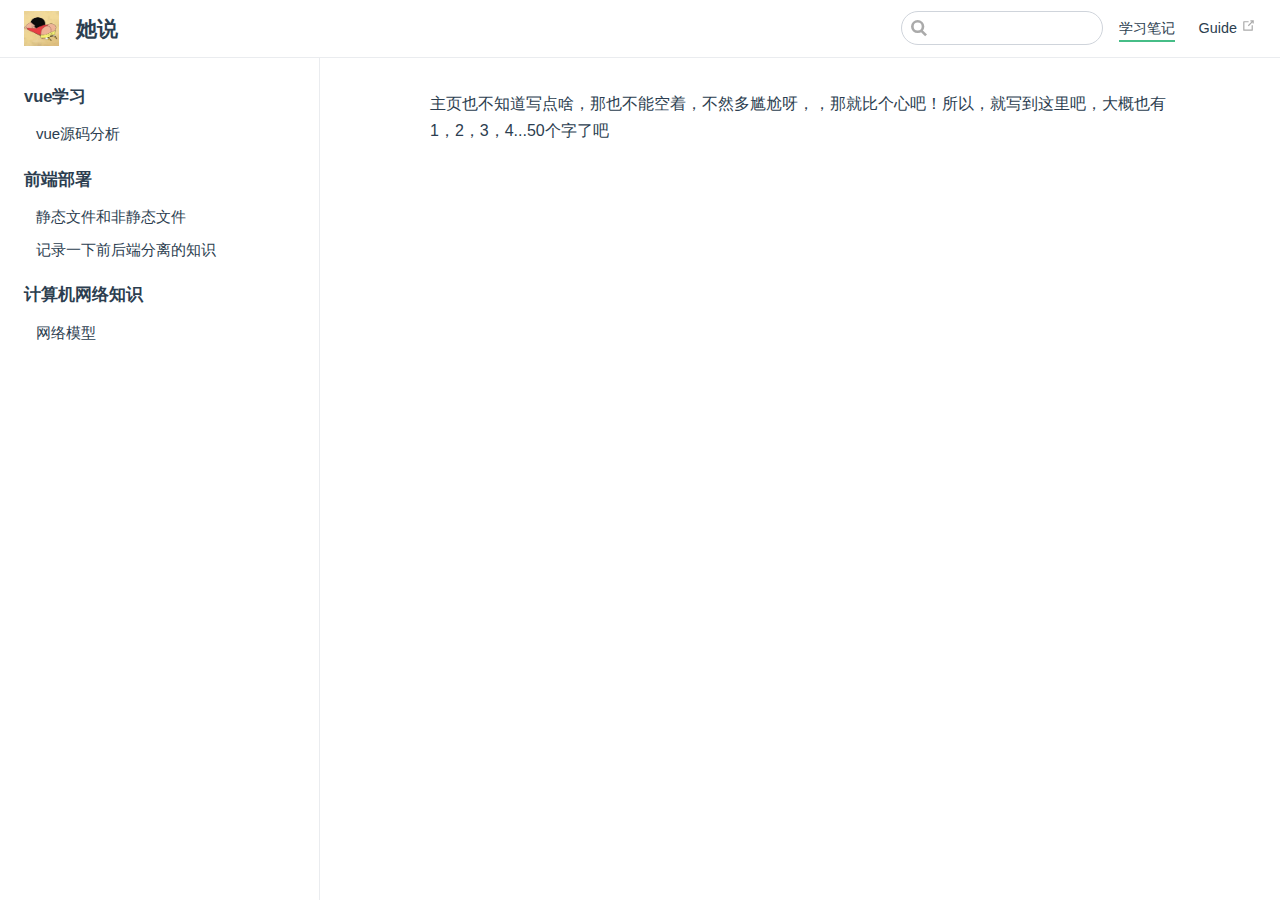
<file: index.html>
<!DOCTYPE html>
<html lang="en-US">
  <head>
    <meta charset="utf-8">
    <meta name="viewport" content="width=device-width,initial-scale=1">
    <title>她说</title>
    <meta name="description" content="我的个人网站">
    <link rel="icon" href="/img/meat.ico">
    
    <link rel="preload" href="/assets/css/0.styles.2e32879c.css" as="style"><link rel="preload" href="/assets/js/app.d72ea573.js" as="script"><link rel="preload" href="/assets/js/7.e7631b49.js" as="script"><link rel="prefetch" href="/assets/js/2.3b9d6b7b.js"><link rel="prefetch" href="/assets/js/3.d2293747.js"><link rel="prefetch" href="/assets/js/4.9953e9d4.js"><link rel="prefetch" href="/assets/js/5.452037c8.js"><link rel="prefetch" href="/assets/js/6.081a2e41.js"><link rel="prefetch" href="/assets/js/8.dde3f876.js">
    <link rel="stylesheet" href="/assets/css/0.styles.2e32879c.css">
  </head>
  <body>
    <div id="app" data-server-rendered="true"><div class="theme-container"><header class="navbar"><div class="sidebar-button"><svg xmlns="http://www.w3.org/2000/svg" aria-hidden="true" role="img" viewBox="0 0 448 512" class="icon"><path fill="currentColor" d="M436 124H12c-6.627 0-12-5.373-12-12V80c0-6.627 5.373-12 12-12h424c6.627 0 12 5.373 12 12v32c0 6.627-5.373 12-12 12zm0 160H12c-6.627 0-12-5.373-12-12v-32c0-6.627 5.373-12 12-12h424c6.627 0 12 5.373 12 12v32c0 6.627-5.373 12-12 12zm0 160H12c-6.627 0-12-5.373-12-12v-32c0-6.627 5.373-12 12-12h424c6.627 0 12 5.373 12 12v32c0 6.627-5.373 12-12 12z"></path></svg></div> <a href="/" class="home-link router-link-exact-active router-link-active"><img src="/img/logo.jpg" alt="她说" class="logo"> <span class="site-name can-hide">她说</span></a> <div class="links" style="max-width:nullpx;"><div class="search-box"><input aria-label="Search" autocomplete="off" spellcheck="false" value=""> <!----></div> <nav class="nav-links can-hide"><div class="nav-item"><a href="/" class="nav-link router-link-exact-active router-link-active">学习笔记</a></div><div class="nav-item"><a href="https://github.com/tashuobutianhei" target="_blank" rel="noopener noreferrer" class="nav-link external">
  Guide
  <svg xmlns="http://www.w3.org/2000/svg" aria-hidden="true" x="0px" y="0px" viewBox="0 0 100 100" width="15" height="15" class="icon outbound"><path fill="currentColor" d="M18.8,85.1h56l0,0c2.2,0,4-1.8,4-4v-32h-8v28h-48v-48h28v-8h-32l0,0c-2.2,0-4,1.8-4,4v56C14.8,83.3,16.6,85.1,18.8,85.1z"></path> <polygon fill="currentColor" points="45.7,48.7 51.3,54.3 77.2,28.5 77.2,37.2 85.2,37.2 85.2,14.9 62.8,14.9 62.8,22.9 71.5,22.9"></polygon></svg></a></div> <!----></nav></div></header> <div class="sidebar-mask"></div> <div class="sidebar"><nav class="nav-links"><div class="nav-item"><a href="/" class="nav-link router-link-exact-active router-link-active">学习笔记</a></div><div class="nav-item"><a href="https://github.com/tashuobutianhei" target="_blank" rel="noopener noreferrer" class="nav-link external">
  Guide
  <svg xmlns="http://www.w3.org/2000/svg" aria-hidden="true" x="0px" y="0px" viewBox="0 0 100 100" width="15" height="15" class="icon outbound"><path fill="currentColor" d="M18.8,85.1h56l0,0c2.2,0,4-1.8,4-4v-32h-8v28h-48v-48h28v-8h-32l0,0c-2.2,0-4,1.8-4,4v56C14.8,83.3,16.6,85.1,18.8,85.1z"></path> <polygon fill="currentColor" points="45.7,48.7 51.3,54.3 77.2,28.5 77.2,37.2 85.2,37.2 85.2,14.9 62.8,14.9 62.8,22.9 71.5,22.9"></polygon></svg></a></div> <!----></nav>  <ul class="sidebar-links"><li><div class="sidebar-group first"><p class="sidebar-heading open"><span>vue学习</span> <!----></p> <ul class="sidebar-group-items"><li><a href="/Front/docVue/vue.html" class="sidebar-link">vue源码分析</a></li></ul></div></li><li><div class="sidebar-group"><p class="sidebar-heading"><span>前端部署</span> <!----></p> <ul class="sidebar-group-items"><li><a href="/Front/docfront/bushu.html" class="sidebar-link">静态文件和非静态文件</a></li><li><a href="/Front/docfront/fenli.html" class="sidebar-link">记录一下前后端分离的知识</a></li></ul></div></li><li><div class="sidebar-group"><p class="sidebar-heading"><span>计算机网络知识</span> <!----></p> <ul class="sidebar-group-items"><li><a href="/Front/docNet/net.html" class="sidebar-link">网络模型</a></li></ul></div></li></ul> </div> <div class="page"> <div class="content"><p>主页也不知道写点啥，那也不能空着，不然多尴尬呀，，那就比个心吧！所以，就写到这里吧，大概也有1，2，3，4...50个字了吧</p></div> <div class="page-edit"><!----> <!----></div> <!----> </div> <!----></div></div>
    <script src="/assets/js/app.d72ea573.js" defer></script><script src="/assets/js/7.e7631b49.js" defer></script>
  </body>
</html>
</file>
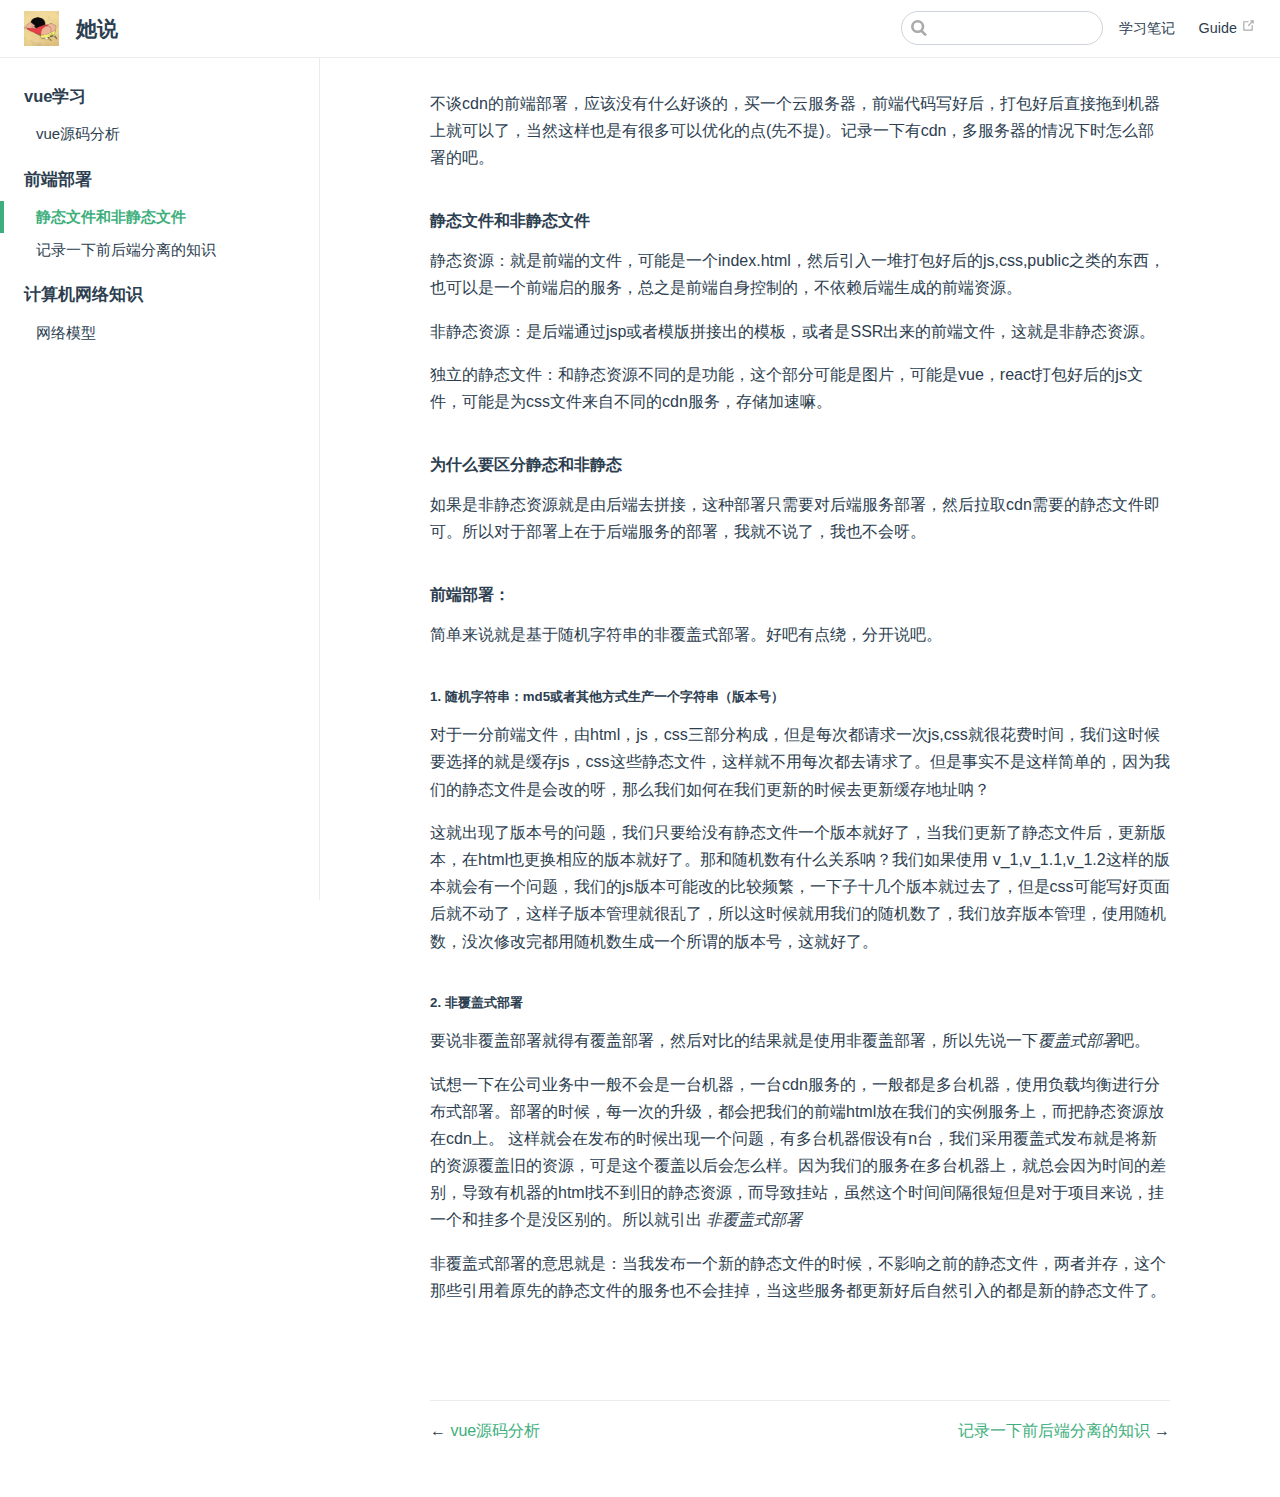
<file: Front/docfront/bushu.html>
<!DOCTYPE html>
<html lang="en-US">
  <head>
    <meta charset="utf-8">
    <meta name="viewport" content="width=device-width,initial-scale=1">
    <title>静态文件和非静态文件 | 她说</title>
    <meta name="description" content="我的个人网站">
    <link rel="icon" href="/img/meat.ico">
    
    <link rel="preload" href="/assets/css/0.styles.2e32879c.css" as="style"><link rel="preload" href="/assets/js/app.d72ea573.js" as="script"><link rel="preload" href="/assets/js/5.452037c8.js" as="script"><link rel="prefetch" href="/assets/js/2.3b9d6b7b.js"><link rel="prefetch" href="/assets/js/3.d2293747.js"><link rel="prefetch" href="/assets/js/4.9953e9d4.js"><link rel="prefetch" href="/assets/js/6.081a2e41.js"><link rel="prefetch" href="/assets/js/7.e7631b49.js"><link rel="prefetch" href="/assets/js/8.dde3f876.js">
    <link rel="stylesheet" href="/assets/css/0.styles.2e32879c.css">
  </head>
  <body>
    <div id="app" data-server-rendered="true"><div class="theme-container"><header class="navbar"><div class="sidebar-button"><svg xmlns="http://www.w3.org/2000/svg" aria-hidden="true" role="img" viewBox="0 0 448 512" class="icon"><path fill="currentColor" d="M436 124H12c-6.627 0-12-5.373-12-12V80c0-6.627 5.373-12 12-12h424c6.627 0 12 5.373 12 12v32c0 6.627-5.373 12-12 12zm0 160H12c-6.627 0-12-5.373-12-12v-32c0-6.627 5.373-12 12-12h424c6.627 0 12 5.373 12 12v32c0 6.627-5.373 12-12 12zm0 160H12c-6.627 0-12-5.373-12-12v-32c0-6.627 5.373-12 12-12h424c6.627 0 12 5.373 12 12v32c0 6.627-5.373 12-12 12z"></path></svg></div> <a href="/" class="home-link router-link-active"><img src="/img/logo.jpg" alt="她说" class="logo"> <span class="site-name can-hide">她说</span></a> <div class="links" style="max-width:nullpx;"><div class="search-box"><input aria-label="Search" autocomplete="off" spellcheck="false" value=""> <!----></div> <nav class="nav-links can-hide"><div class="nav-item"><a href="/" class="nav-link">学习笔记</a></div><div class="nav-item"><a href="https://github.com/tashuobutianhei" target="_blank" rel="noopener noreferrer" class="nav-link external">
  Guide
  <svg xmlns="http://www.w3.org/2000/svg" aria-hidden="true" x="0px" y="0px" viewBox="0 0 100 100" width="15" height="15" class="icon outbound"><path fill="currentColor" d="M18.8,85.1h56l0,0c2.2,0,4-1.8,4-4v-32h-8v28h-48v-48h28v-8h-32l0,0c-2.2,0-4,1.8-4,4v56C14.8,83.3,16.6,85.1,18.8,85.1z"></path> <polygon fill="currentColor" points="45.7,48.7 51.3,54.3 77.2,28.5 77.2,37.2 85.2,37.2 85.2,14.9 62.8,14.9 62.8,22.9 71.5,22.9"></polygon></svg></a></div> <!----></nav></div></header> <div class="sidebar-mask"></div> <div class="sidebar"><nav class="nav-links"><div class="nav-item"><a href="/" class="nav-link">学习笔记</a></div><div class="nav-item"><a href="https://github.com/tashuobutianhei" target="_blank" rel="noopener noreferrer" class="nav-link external">
  Guide
  <svg xmlns="http://www.w3.org/2000/svg" aria-hidden="true" x="0px" y="0px" viewBox="0 0 100 100" width="15" height="15" class="icon outbound"><path fill="currentColor" d="M18.8,85.1h56l0,0c2.2,0,4-1.8,4-4v-32h-8v28h-48v-48h28v-8h-32l0,0c-2.2,0-4,1.8-4,4v56C14.8,83.3,16.6,85.1,18.8,85.1z"></path> <polygon fill="currentColor" points="45.7,48.7 51.3,54.3 77.2,28.5 77.2,37.2 85.2,37.2 85.2,14.9 62.8,14.9 62.8,22.9 71.5,22.9"></polygon></svg></a></div> <!----></nav>  <ul class="sidebar-links"><li><div class="sidebar-group first"><p class="sidebar-heading"><span>vue学习</span> <!----></p> <ul class="sidebar-group-items"><li><a href="/Front/docVue/vue.html" class="sidebar-link">vue源码分析</a></li></ul></div></li><li><div class="sidebar-group"><p class="sidebar-heading open"><span>前端部署</span> <!----></p> <ul class="sidebar-group-items"><li><a href="/Front/docfront/bushu.html" class="active sidebar-link">静态文件和非静态文件</a></li><li><a href="/Front/docfront/fenli.html" class="sidebar-link">记录一下前后端分离的知识</a></li></ul></div></li><li><div class="sidebar-group"><p class="sidebar-heading"><span>计算机网络知识</span> <!----></p> <ul class="sidebar-group-items"><li><a href="/Front/docNet/net.html" class="sidebar-link">网络模型</a></li></ul></div></li></ul> </div> <div class="page"> <div class="content"><p>不谈cdn的前端部署，应该没有什么好谈的，买一个云服务器，前端代码写好后，打包好后直接拖到机器上就可以了，当然这样也是有很多可以优化的点(先不提)。记录一下有cdn，多服务器的情况下时怎么部署的吧。</p> <h4 id="静态文件和非静态文件"><a href="#静态文件和非静态文件" aria-hidden="true" class="header-anchor">#</a> 静态文件和非静态文件</h4> <p>静态资源：就是前端的文件，可能是一个index.html，然后引入一堆打包好后的js,css,public之类的东西，也可以是一个前端启的服务，总之是前端自身控制的，不依赖后端生成的前端资源。</p> <p>非静态资源：是后端通过jsp或者模版拼接出的模板，或者是SSR出来的前端文件，这就是非静态资源。</p> <p>独立的静态文件：和静态资源不同的是功能，这个部分可能是图片，可能是vue，react打包好后的js文件，可能是为css文件来自不同的cdn服务，存储加速嘛。</p> <h4 id="为什么要区分静态和非静态"><a href="#为什么要区分静态和非静态" aria-hidden="true" class="header-anchor">#</a> 为什么要区分静态和非静态</h4> <p>如果是非静态资源就是由后端去拼接，这种部署只需要对后端服务部署，然后拉取cdn需要的静态文件即可。所以对于部署上在于后端服务的部署，我就不说了，我也不会呀。</p> <h4 id="前端部署："><a href="#前端部署：" aria-hidden="true" class="header-anchor">#</a> 前端部署：</h4> <p>简单来说就是基于随机字符串的非覆盖式部署。好吧有点绕，分开说吧。</p> <h5 id="_1-随机字符串：md5或者其他方式生产一个字符串（版本号）"><a href="#_1-随机字符串：md5或者其他方式生产一个字符串（版本号）" aria-hidden="true" class="header-anchor">#</a> 1. 随机字符串：md5或者其他方式生产一个字符串（版本号）</h5> <p>对于一分前端文件，由html，js，css三部分构成，但是每次都请求一次js,css就很花费时间，我们这时候要选择的就是缓存js，css这些静态文件，这样就不用每次都去请求了。但是事实不是这样简单的，因为我们的静态文件是会改的呀，那么我们如何在我们更新的时候去更新缓存地址呐？</p> <p>这就出现了版本号的问题，我们只要给没有静态文件一个版本就好了，当我们更新了静态文件后，更新版本，在html也更换相应的版本就好了。那和随机数有什么关系呐？我们如果使用     v_1,v_1.1,v_1.2这样的版本就会有一个问题，我们的js版本可能改的比较频繁，一下子十几个版本就过去了，但是css可能写好页面后就不动了，这样子版本管理就很乱了，所以这时候就用我们的随机数了，我们放弃版本管理，使用随机数，没次修改完都用随机数生成一个所谓的版本号，这就好了。</p> <h5 id="_2-非覆盖式部署"><a href="#_2-非覆盖式部署" aria-hidden="true" class="header-anchor">#</a> 2. 非覆盖式部署</h5> <p>要说非覆盖部署就得有覆盖部署，然后对比的结果就是使用非覆盖部署，所以先说一下<em>覆盖式部署</em>吧。</p> <p>试想一下在公司业务中一般不会是一台机器，一台cdn服务的，一般都是多台机器，使用负载均衡进行分布式部署。部署的时候，每一次的升级，都会把我们的前端html放在我们的实例服务上，而把静态资源放在cdn上。
这样就会在发布的时候出现一个问题，有多台机器假设有n台，我们采用覆盖式发布就是将新的资源覆盖旧的资源，可是这个覆盖以后会怎么样。因为我们的服务在多台机器上，就总会因为时间的差别，导致有机器的html找不到旧的静态资源，而导致挂站，虽然这个时间间隔很短但是对于项目来说，挂一个和挂多个是没区别的。所以就引出 <em>非覆盖式部署</em></p> <p>非覆盖式部署的意思就是：当我发布一个新的静态文件的时候，不影响之前的静态文件，两者并存，这个那些引用着原先的静态文件的服务也不会挂掉，当这些服务都更新好后自然引入的都是新的静态文件了。</p></div> <div class="page-edit"><!----> <!----></div> <div class="page-nav"><p class="inner"><span class="prev">
        ←
        <a href="/Front/docVue/vue.html" class="prev">
          vue源码分析
        </a></span> <span class="next"><a href="/Front/docfront/fenli.html">
          记录一下前后端分离的知识
        </a>
        →
      </span></p></div> </div> <!----></div></div>
    <script src="/assets/js/app.d72ea573.js" defer></script><script src="/assets/js/5.452037c8.js" defer></script>
  </body>
</html>
</file>
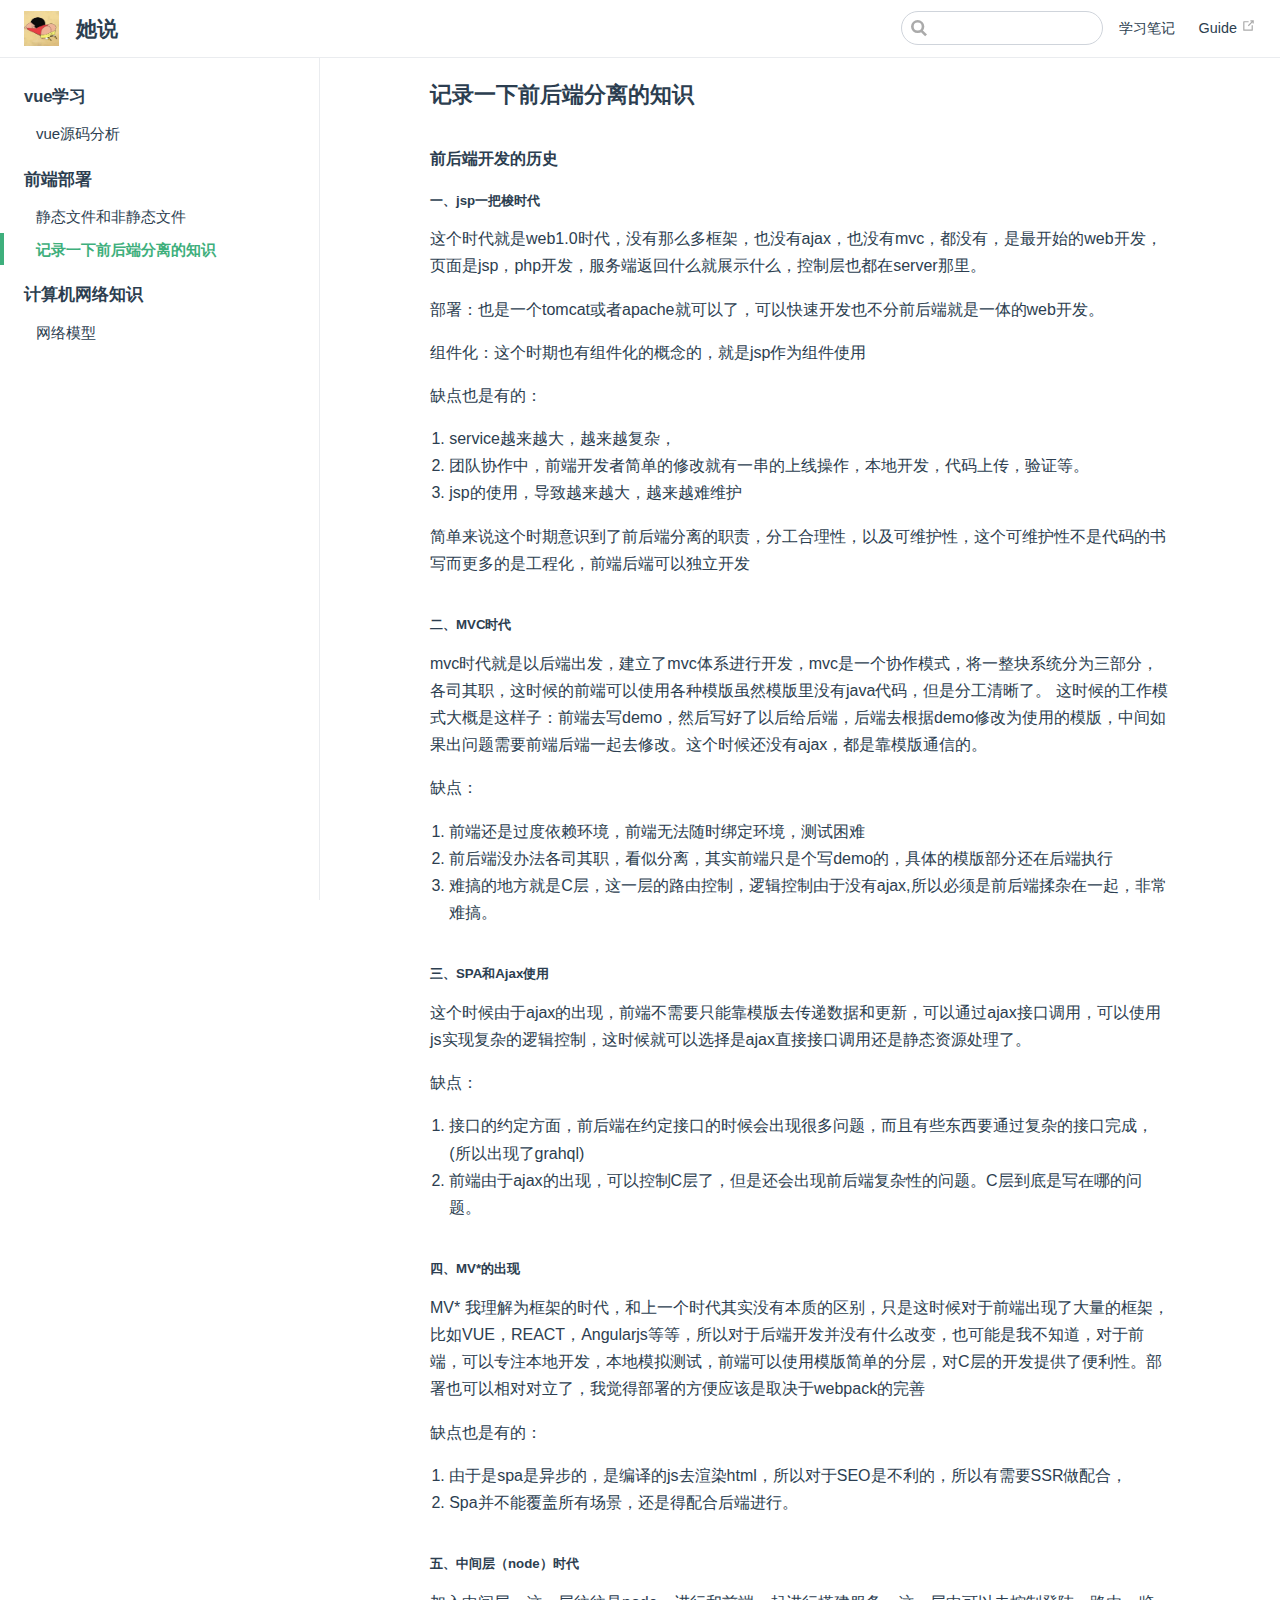
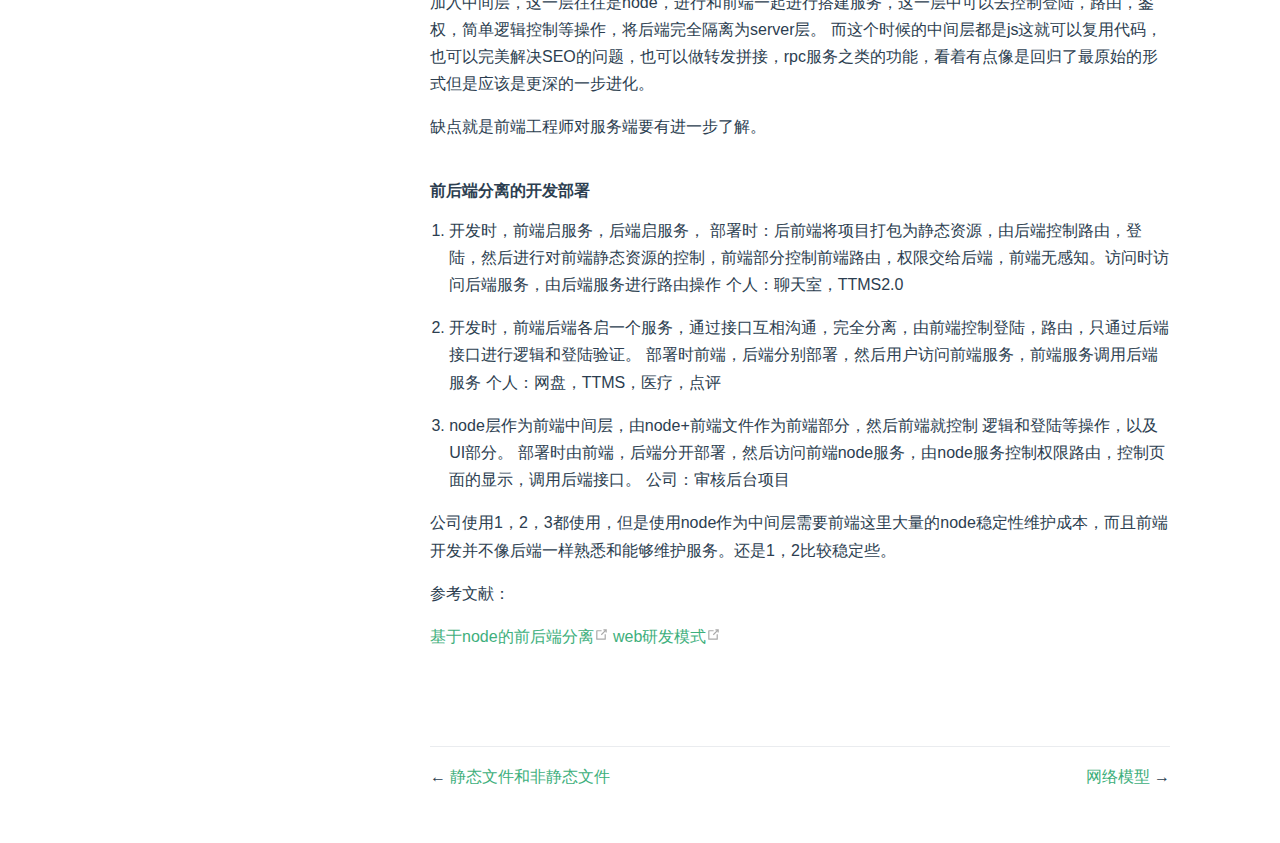
<file: Front/docfront/fenli.html>
<!DOCTYPE html>
<html lang="en-US">
  <head>
    <meta charset="utf-8">
    <meta name="viewport" content="width=device-width,initial-scale=1">
    <title>记录一下前后端分离的知识 | 她说</title>
    <meta name="description" content="我的个人网站">
    <link rel="icon" href="/img/meat.ico">
    
    <link rel="preload" href="/assets/css/0.styles.2e32879c.css" as="style"><link rel="preload" href="/assets/js/app.d72ea573.js" as="script"><link rel="preload" href="/assets/js/6.081a2e41.js" as="script"><link rel="prefetch" href="/assets/js/2.3b9d6b7b.js"><link rel="prefetch" href="/assets/js/3.d2293747.js"><link rel="prefetch" href="/assets/js/4.9953e9d4.js"><link rel="prefetch" href="/assets/js/5.452037c8.js"><link rel="prefetch" href="/assets/js/7.e7631b49.js"><link rel="prefetch" href="/assets/js/8.dde3f876.js">
    <link rel="stylesheet" href="/assets/css/0.styles.2e32879c.css">
  </head>
  <body>
    <div id="app" data-server-rendered="true"><div class="theme-container"><header class="navbar"><div class="sidebar-button"><svg xmlns="http://www.w3.org/2000/svg" aria-hidden="true" role="img" viewBox="0 0 448 512" class="icon"><path fill="currentColor" d="M436 124H12c-6.627 0-12-5.373-12-12V80c0-6.627 5.373-12 12-12h424c6.627 0 12 5.373 12 12v32c0 6.627-5.373 12-12 12zm0 160H12c-6.627 0-12-5.373-12-12v-32c0-6.627 5.373-12 12-12h424c6.627 0 12 5.373 12 12v32c0 6.627-5.373 12-12 12zm0 160H12c-6.627 0-12-5.373-12-12v-32c0-6.627 5.373-12 12-12h424c6.627 0 12 5.373 12 12v32c0 6.627-5.373 12-12 12z"></path></svg></div> <a href="/" class="home-link router-link-active"><img src="/img/logo.jpg" alt="她说" class="logo"> <span class="site-name can-hide">她说</span></a> <div class="links" style="max-width:nullpx;"><div class="search-box"><input aria-label="Search" autocomplete="off" spellcheck="false" value=""> <!----></div> <nav class="nav-links can-hide"><div class="nav-item"><a href="/" class="nav-link">学习笔记</a></div><div class="nav-item"><a href="https://github.com/tashuobutianhei" target="_blank" rel="noopener noreferrer" class="nav-link external">
  Guide
  <svg xmlns="http://www.w3.org/2000/svg" aria-hidden="true" x="0px" y="0px" viewBox="0 0 100 100" width="15" height="15" class="icon outbound"><path fill="currentColor" d="M18.8,85.1h56l0,0c2.2,0,4-1.8,4-4v-32h-8v28h-48v-48h28v-8h-32l0,0c-2.2,0-4,1.8-4,4v56C14.8,83.3,16.6,85.1,18.8,85.1z"></path> <polygon fill="currentColor" points="45.7,48.7 51.3,54.3 77.2,28.5 77.2,37.2 85.2,37.2 85.2,14.9 62.8,14.9 62.8,22.9 71.5,22.9"></polygon></svg></a></div> <!----></nav></div></header> <div class="sidebar-mask"></div> <div class="sidebar"><nav class="nav-links"><div class="nav-item"><a href="/" class="nav-link">学习笔记</a></div><div class="nav-item"><a href="https://github.com/tashuobutianhei" target="_blank" rel="noopener noreferrer" class="nav-link external">
  Guide
  <svg xmlns="http://www.w3.org/2000/svg" aria-hidden="true" x="0px" y="0px" viewBox="0 0 100 100" width="15" height="15" class="icon outbound"><path fill="currentColor" d="M18.8,85.1h56l0,0c2.2,0,4-1.8,4-4v-32h-8v28h-48v-48h28v-8h-32l0,0c-2.2,0-4,1.8-4,4v56C14.8,83.3,16.6,85.1,18.8,85.1z"></path> <polygon fill="currentColor" points="45.7,48.7 51.3,54.3 77.2,28.5 77.2,37.2 85.2,37.2 85.2,14.9 62.8,14.9 62.8,22.9 71.5,22.9"></polygon></svg></a></div> <!----></nav>  <ul class="sidebar-links"><li><div class="sidebar-group first"><p class="sidebar-heading"><span>vue学习</span> <!----></p> <ul class="sidebar-group-items"><li><a href="/Front/docVue/vue.html" class="sidebar-link">vue源码分析</a></li></ul></div></li><li><div class="sidebar-group"><p class="sidebar-heading open"><span>前端部署</span> <!----></p> <ul class="sidebar-group-items"><li><a href="/Front/docfront/bushu.html" class="sidebar-link">静态文件和非静态文件</a></li><li><a href="/Front/docfront/fenli.html" class="active sidebar-link">记录一下前后端分离的知识</a><ul class="sidebar-sub-headers"></ul></li></ul></div></li><li><div class="sidebar-group"><p class="sidebar-heading"><span>计算机网络知识</span> <!----></p> <ul class="sidebar-group-items"><li><a href="/Front/docNet/net.html" class="sidebar-link">网络模型</a></li></ul></div></li></ul> </div> <div class="page"> <div class="content"><h3 id="记录一下前后端分离的知识"><a href="#记录一下前后端分离的知识" aria-hidden="true" class="header-anchor">#</a> <strong>记录一下前后端分离的知识</strong></h3> <h4 id="前后端开发的历史"><a href="#前后端开发的历史" aria-hidden="true" class="header-anchor">#</a> 前后端开发的历史</h4> <h5 id="一、jsp一把梭时代"><a href="#一、jsp一把梭时代" aria-hidden="true" class="header-anchor">#</a> 一、jsp一把梭时代</h5> <p>这个时代就是web1.0时代，没有那么多框架，也没有ajax，也没有mvc，都没有，是最开始的web开发，页面是jsp，php开发，服务端返回什么就展示什么，控制层也都在server那里。</p> <p>部署：也是一个tomcat或者apache就可以了，可以快速开发也不分前后端就是一体的web开发。</p> <p>组件化：这个时期也有组件化的概念的，就是jsp作为组件使用</p> <p>缺点也是有的：</p> <ol><li>service越来越大，越来越复杂，</li> <li>团队协作中，前端开发者简单的修改就有一串的上线操作，本地开发，代码上传，验证等。</li> <li>jsp的使用，导致越来越大，越来越难维护</li></ol> <p>简单来说这个时期意识到了前后端分离的职责，分工合理性，以及可维护性，这个可维护性不是代码的书写而更多的是工程化，前端后端可以独立开发</p> <h5 id="二、mvc时代"><a href="#二、mvc时代" aria-hidden="true" class="header-anchor">#</a> 二、MVC时代</h5> <p>mvc时代就是以后端出发，建立了mvc体系进行开发，mvc是一个协作模式，将一整块系统分为三部分，各司其职，这时候的前端可以使用各种模版虽然模版里没有java代码，但是分工清晰了。
这时候的工作模式大概是这样子：前端去写demo，然后写好了以后给后端，后端去根据demo修改为使用的模版，中间如果出问题需要前端后端一起去修改。这个时候还没有ajax，都是靠模版通信的。</p> <p>缺点：</p> <ol><li>前端还是过度依赖环境，前端无法随时绑定环境，测试困难</li> <li>前后端没办法各司其职，看似分离，其实前端只是个写demo的，具体的模版部分还在后端执行</li> <li>难搞的地方就是C层，这一层的路由控制，逻辑控制由于没有ajax,所以必须是前后端揉杂在一起，非常难搞。</li></ol> <h5 id="三、spa和ajax使用"><a href="#三、spa和ajax使用" aria-hidden="true" class="header-anchor">#</a> 三、SPA和Ajax使用</h5> <p>这个时候由于ajax的出现，前端不需要只能靠模版去传递数据和更新，可以通过ajax接口调用，可以使用js实现复杂的逻辑控制，这时候就可以选择是ajax直接接口调用还是静态资源处理了。</p> <p>缺点：</p> <ol><li>接口的约定方面，前后端在约定接口的时候会出现很多问题，而且有些东西要通过复杂的接口完成，(所以出现了grahql)</li> <li>前端由于ajax的出现，可以控制C层了，但是还会出现前后端复杂性的问题。C层到底是写在哪的问题。</li></ol> <h5 id="四、mv-的出现"><a href="#四、mv-的出现" aria-hidden="true" class="header-anchor">#</a> 四、MV*的出现</h5> <p>MV* 我理解为框架的时代，和上一个时代其实没有本质的区别，只是这时候对于前端出现了大量的框架，比如VUE，REACT，Angularjs等等，所以对于后端开发并没有什么改变，也可能是我不知道，对于前端，可以专注本地开发，本地模拟测试，前端可以使用模版简单的分层，对C层的开发提供了便利性。部署也可以相对对立了，我觉得部署的方便应该是取决于webpack的完善</p> <p>缺点也是有的：</p> <ol><li>由于是spa是异步的，是编译的js去渲染html，所以对于SEO是不利的，所以有需要SSR做配合，</li> <li>Spa并不能覆盖所有场景，还是得配合后端进行。</li></ol> <h5 id="五、中间层（node）时代"><a href="#五、中间层（node）时代" aria-hidden="true" class="header-anchor">#</a> 五、中间层（node）时代</h5> <p>加入中间层，这一层往往是node，进行和前端一起进行搭建服务，这一层中可以去控制登陆，路由，鉴权，简单逻辑控制等操作，将后端完全隔离为server层。
而这个时候的中间层都是js这就可以复用代码，也可以完美解决SEO的问题，也可以做转发拼接，rpc服务之类的功能，看着有点像是回归了最原始的形式但是应该是更深的一步进化。</p> <p>缺点就是前端工程师对服务端要有进一步了解。</p> <h4 id="前后端分离的开发部署"><a href="#前后端分离的开发部署" aria-hidden="true" class="header-anchor">#</a> 前后端分离的开发部署</h4> <ol><li><p>开发时，前端启服务，后端启服务，
部署时：后前端将项目打包为静态资源，由后端控制路由，登陆，然后进行对前端静态资源的控制，前端部分控制前端路由，权限交给后端，前端无感知。访问时访问后端服务，由后端服务进行路由操作
个人：聊天室，TTMS2.0</p></li> <li><p>开发时，前端后端各启一个服务，通过接口互相沟通，完全分离，由前端控制登陆，路由，只通过后端接口进行逻辑和登陆验证。
部署时前端，后端分别部署，然后用户访问前端服务，前端服务调用后端服务
个人：网盘，TTMS，医疗，点评</p></li> <li><p>node层作为前端中间层，由node+前端文件作为前端部分，然后前端就控制 逻辑和登陆等操作，以及UI部分。
部署时由前端，后端分开部署，然后访问前端node服务，由node服务控制权限路由，控制页面的显示，调用后端接口。
公司：审核后台项目</p></li></ol> <p>公司使用1，2，3都使用，但是使用node作为中间层需要前端这里大量的node稳定性维护成本，而且前端开发并不像后端一样熟悉和能够维护服务。还是1，2比较稳定些。</p> <p>参考文献：</p> <p><a href="https://www.kancloud.cn/kancloud/midway/" target="_blank" rel="noopener noreferrer">基于node的前后端分离<svg xmlns="http://www.w3.org/2000/svg" aria-hidden="true" x="0px" y="0px" viewBox="0 0 100 100" width="15" height="15" class="icon outbound"><path fill="currentColor" d="M18.8,85.1h56l0,0c2.2,0,4-1.8,4-4v-32h-8v28h-48v-48h28v-8h-32l0,0c-2.2,0-4,1.8-4,4v56C14.8,83.3,16.6,85.1,18.8,85.1z"></path> <polygon fill="currentColor" points="45.7,48.7 51.3,54.3 77.2,28.5 77.2,37.2 85.2,37.2 85.2,14.9 62.8,14.9 62.8,22.9 71.5,22.9"></polygon></svg></a> <a href="https://github.com/lifesinger/blog/issues/184" target="_blank" rel="noopener noreferrer">web研发模式<svg xmlns="http://www.w3.org/2000/svg" aria-hidden="true" x="0px" y="0px" viewBox="0 0 100 100" width="15" height="15" class="icon outbound"><path fill="currentColor" d="M18.8,85.1h56l0,0c2.2,0,4-1.8,4-4v-32h-8v28h-48v-48h28v-8h-32l0,0c-2.2,0-4,1.8-4,4v56C14.8,83.3,16.6,85.1,18.8,85.1z"></path> <polygon fill="currentColor" points="45.7,48.7 51.3,54.3 77.2,28.5 77.2,37.2 85.2,37.2 85.2,14.9 62.8,14.9 62.8,22.9 71.5,22.9"></polygon></svg></a></p></div> <div class="page-edit"><!----> <!----></div> <div class="page-nav"><p class="inner"><span class="prev">
        ←
        <a href="/Front/docfront/bushu.html" class="prev">
          静态文件和非静态文件
        </a></span> <span class="next"><a href="/Front/docNet/net.html">
          网络模型
        </a>
        →
      </span></p></div> </div> <!----></div></div>
    <script src="/assets/js/app.d72ea573.js" defer></script><script src="/assets/js/6.081a2e41.js" defer></script>
  </body>
</html>
</file>
<file: assets/css/0.styles.2e32879c.css>
.home{padding:3.6rem 2rem 0;max-width:960px;margin:0 auto}.home .hero{text-align:center}.home .hero img{max-width:100%;max-height:280px;display:block;margin:3rem auto 1.5rem}.home .hero h1{font-size:3rem}.home .hero .action,.home .hero .description,.home .hero h1{margin:1.8rem auto}.home .hero .description{max-width:35rem;font-size:1.6rem;line-height:1.3;color:#6a8bad}.home .hero .action-button{display:inline-block;font-size:1.2rem;color:#fff;background-color:#3eaf7c;padding:.8rem 1.6rem;border-radius:4px;transition:background-color .1s ease;box-sizing:border-box;border-bottom:1px solid #389d70}.home .hero .action-button:hover{background-color:#4abf8a}.home .features{border-top:1px solid #eaecef;padding:1.2rem 0;margin-top:2.5rem;display:flex;flex-wrap:wrap;align-items:flex-start;align-content:stretch;justify-content:space-between}.home .feature{flex-grow:1;flex-basis:30%;max-width:30%}.home .feature h2{font-size:1.4rem;font-weight:500;border-bottom:none;padding-bottom:0;color:#3a5169}.home .feature p{color:#4e6e8e}.home .footer{padding:2.5rem;border-top:1px solid #eaecef;text-align:center;color:#4e6e8e}@media (max-width:719px){.home .features{flex-direction:column}.home .feature{max-width:100%;padding:0 2.5rem}}@media (max-width:419px){.home{padding-left:1.5rem;padding-right:1.5rem}.home .hero img{max-height:210px;margin:2rem auto 1.2rem}.home .hero h1{font-size:2rem}.home .hero .action,.home .hero .description,.home .hero h1{margin:1.2rem auto}.home .hero .description{font-size:1.2rem}.home .hero .action-button{font-size:1rem;padding:.6rem 1.2rem}.home .feature h2{font-size:1.25rem}}.badge[data-v-ade076f6]{display:inline-block;font-size:14px;height:18px;line-height:18px;border-radius:3px;padding:0 6px;color:#fff;margin-right:5px;background-color:#42b983}.badge.middle[data-v-ade076f6]{vertical-align:middle}.badge.top[data-v-ade076f6]{vertical-align:top}.badge.green[data-v-ade076f6],.badge.tip[data-v-ade076f6]{background-color:#42b983}.badge.error[data-v-ade076f6]{background-color:#da5961}.badge.warn[data-v-ade076f6],.badge.warning[data-v-ade076f6],.badge.yellow[data-v-ade076f6]{background-color:#e7c000}.search-box{display:inline-block;position:relative;margin-right:1rem}.search-box input{cursor:text;width:10rem;color:#4e6e8e;display:inline-block;border:1px solid #cfd4db;border-radius:2rem;font-size:.9rem;line-height:2rem;padding:0 .5rem 0 2rem;outline:none;transition:all .2s ease;background:#fff url(/assets/img/search.83621669.svg) .6rem .5rem no-repeat;background-size:1rem}.search-box input:focus{cursor:auto;border-color:#3eaf7c}.search-box .suggestions{background:#fff;width:20rem;position:absolute;top:1.5rem;border:1px solid #cfd4db;border-radius:6px;padding:.4rem;list-style-type:none}.search-box .suggestions.align-right{right:0}.search-box .suggestion{line-height:1.4;padding:.4rem .6rem;border-radius:4px;cursor:pointer}.search-box .suggestion a{white-space:normal;color:#5d82a6}.search-box .suggestion a .page-title{font-weight:600}.search-box .suggestion a .header{font-size:.9em;margin-left:.25em}.search-box .suggestion.focused{background-color:#f3f4f5}.search-box .suggestion.focused a{color:#3eaf7c}@media (max-width:959px){.search-box input{cursor:pointer;width:0;border-color:transparent;position:relative}.search-box input:focus{cursor:text;left:0;width:10rem}}@media (max-width:959px) and (min-width:719px){.search-box .suggestions{left:0}}@media (max-width:719px){.search-box{margin-right:0}.search-box input{left:1rem}.search-box .suggestions{right:0}}@media (max-width:419px){.search-box .suggestions{width:calc(100vw - 4rem)}.search-box input:focus{width:8rem}}.dropdown-enter,.dropdown-leave-to{height:0!important}.dropdown-wrapper{cursor:pointer}.dropdown-wrapper .dropdown-title{display:block}.dropdown-wrapper .dropdown-title:hover{border-color:transparent}.dropdown-wrapper .dropdown-title .arrow{vertical-align:middle;margin-top:-1px;margin-left:.4rem}.dropdown-wrapper .nav-dropdown .dropdown-item{color:inherit;line-height:1.7rem}.dropdown-wrapper .nav-dropdown .dropdown-item h4{margin:.45rem 0 0;border-top:1px solid #eee;padding:.45rem 1.5rem 0 1.25rem}.dropdown-wrapper .nav-dropdown .dropdown-item .dropdown-subitem-wrapper{padding:0;list-style:none}.dropdown-wrapper .nav-dropdown .dropdown-item .dropdown-subitem-wrapper .dropdown-subitem{font-size:.9em}.dropdown-wrapper .nav-dropdown .dropdown-item a{display:block;line-height:1.7rem;position:relative;border-bottom:none;font-weight:400;margin-bottom:0;padding:0 1.5rem 0 1.25rem}.dropdown-wrapper .nav-dropdown .dropdown-item a.router-link-active,.dropdown-wrapper .nav-dropdown .dropdown-item a:hover{color:#3eaf7c}.dropdown-wrapper .nav-dropdown .dropdown-item a.router-link-active:after{content:"";width:0;height:0;border-left:5px solid #3eaf7c;border-top:3px solid transparent;border-bottom:3px solid transparent;position:absolute;top:calc(50% - 2px);left:9px}.dropdown-wrapper .nav-dropdown .dropdown-item:first-child h4{margin-top:0;padding-top:0;border-top:0}@media (max-width:719px){.dropdown-wrapper.open .dropdown-title{margin-bottom:.5rem}.dropdown-wrapper .nav-dropdown{transition:height .1s ease-out;overflow:hidden}.dropdown-wrapper .nav-dropdown .dropdown-item h4{border-top:0;margin-top:0;padding-top:0}.dropdown-wrapper .nav-dropdown .dropdown-item>a,.dropdown-wrapper .nav-dropdown .dropdown-item h4{font-size:15px;line-height:2rem}.dropdown-wrapper .nav-dropdown .dropdown-item .dropdown-subitem{font-size:14px;padding-left:1rem}}@media (min-width:719px){.dropdown-wrapper{height:1.8rem}.dropdown-wrapper:hover .nav-dropdown{display:block!important}.dropdown-wrapper .dropdown-title .arrow{border-left:4px solid transparent;border-right:4px solid transparent;border-top:6px solid #ccc;border-bottom:0}.dropdown-wrapper .nav-dropdown{display:none;height:auto!important;box-sizing:border-box;max-height:calc(100vh - 2.7rem);overflow-y:auto;position:absolute;top:100%;right:0;background-color:#fff;padding:.6rem 0;border:1px solid #ddd;border-bottom-color:#ccc;text-align:left;border-radius:.25rem;white-space:nowrap;margin:0}}.nav-links{display:inline-block}.nav-links a{line-height:1.4rem;color:inherit}.nav-links a.router-link-active,.nav-links a:hover{color:#3eaf7c}.nav-links .nav-item{position:relative;display:inline-block;margin-left:1.5rem;line-height:2rem}.nav-links .nav-item:first-child{margin-left:0}.nav-links .repo-link{margin-left:1.5rem}@media (max-width:719px){.nav-links .nav-item,.nav-links .repo-link{margin-left:0}}@media (min-width:719px){.nav-links a.router-link-active,.nav-links a:hover{color:#2c3e50}.nav-item>a:not(.external).router-link-active,.nav-item>a:not(.external):hover{margin-bottom:-2px;border-bottom:2px solid #46bd87}}.navbar{padding:.7rem 1.5rem;line-height:2.2rem;position:relative}.navbar a,.navbar img,.navbar span{display:inline-block}.navbar .logo{height:2.2rem;min-width:2.2rem;margin-right:.8rem;vertical-align:top}.navbar .site-name{font-size:1.3rem;font-weight:600;color:#2c3e50;position:relative}.navbar .links{padding-left:1.5rem;box-sizing:border-box;background-color:#fff;white-space:nowrap;font-size:.9rem;position:absolute;right:1.5rem;top:.7rem;display:flex}.navbar .links .search-box{flex:0 0 auto;vertical-align:top}.navbar .links .nav-links{flex:1}@media (max-width:719px){.navbar{padding-left:4rem}.navbar .can-hide{display:none}.navbar .links{padding-left:1.5rem}}.page-edit,.page-nav{max-width:740px;margin:0 auto;padding:2rem 2.5rem}@media (max-width:959px){.page-edit,.page-nav{padding:2rem}}@media (max-width:419px){.page-edit,.page-nav{padding:1.5rem}}.page{padding-bottom:2rem}.page-edit{padding-top:1rem;padding-bottom:1rem;overflow:auto}.page-edit .edit-link{display:inline-block}.page-edit .edit-link a{color:#4e6e8e;margin-right:.25rem}.page-edit .last-updated{float:right;font-size:.9em}.page-edit .last-updated .prefix{font-weight:500;color:#4e6e8e}.page-edit .last-updated .time{font-weight:400;color:#aaa}.page-nav{padding-top:1rem;padding-bottom:0}.page-nav .inner{min-height:2rem;margin-top:0;border-top:1px solid #eaecef;padding-top:1rem;overflow:auto}.page-nav .next{float:right}@media (max-width:719px){.page-edit .edit-link{margin-bottom:.5rem}.page-edit .last-updated{font-size:.8em;float:none;text-align:left}}.sidebar-button{display:none;width:1.25rem;height:1.25rem;position:absolute;padding:.6rem;top:.6rem;left:1rem;cursor:pointer}.sidebar-button .icon{display:block;width:1.25rem;height:1.25rem}@media (max-width:719px){.sidebar-button{display:block}}.sidebar-group:not(.first){margin-top:1em}.sidebar-group .sidebar-group{padding-left:.5em}.sidebar-group:not(.collapsable) .sidebar-heading{cursor:auto;color:inherit}.sidebar-heading{color:#999;transition:color .15s ease;cursor:pointer;font-size:1.1em;font-weight:700;padding:0 1.5rem;margin-top:0;margin-bottom:.5rem}.sidebar-heading.open,.sidebar-heading:hover{color:inherit}.sidebar-heading .arrow{position:relative;top:-.12em;left:.5em}.sidebar-heading:.open .arrow{top:-.18em}.sidebar-group-items{transition:height .1s ease-out;overflow:hidden}.sidebar ul{padding:0;margin:0;list-style-type:none}.sidebar a{display:inline-block}.sidebar .nav-links{display:none;border-bottom:1px solid #eaecef;padding:.5rem 0 .75rem 0}.sidebar .nav-links a{font-weight:600}.sidebar .nav-links .nav-item,.sidebar .nav-links .repo-link{display:block;line-height:1.25rem;font-size:1.1em;padding:.5rem 0 .5rem 1.5rem}.sidebar .sidebar-links{padding:1.5rem 0}@media (max-width:719px){.sidebar .nav-links{display:block}.sidebar .nav-links .dropdown-wrapper .nav-dropdown .dropdown-item a.router-link-active:after{top:calc(1rem - 2px)}.sidebar .sidebar-links{padding:1rem 0}}.sw-update-popup{position:fixed;right:1em;bottom:1em;padding:1em;border:1px solid #3eaf7c;border-radius:3px;background:#fff;box-shadow:0 4px 16px rgba(0,0,0,.5);text-align:center}.sw-update-popup button{margin-top:.5em;padding:.25em 2em}.sw-update-popup-enter-active,.sw-update-popup-leave-active{transition:opacity .3s,transform .3s}.sw-update-popup-enter,.sw-update-popup-leave-to{opacity:0;transform:translateY(50%) scale(.5)}code[class*=language-],pre[class*=language-]{color:#ccc;background:none;font-family:Consolas,Monaco,Andale Mono,Ubuntu Mono,monospace;font-size:1em;text-align:left;white-space:pre;word-spacing:normal;word-break:normal;word-wrap:normal;line-height:1.5;-moz-tab-size:4;-o-tab-size:4;tab-size:4;-webkit-hyphens:none;-ms-hyphens:none;hyphens:none}pre[class*=language-]{padding:1em;margin:.5em 0;overflow:auto}:not(pre)>code[class*=language-],pre[class*=language-]{background:#2d2d2d}:not(pre)>code[class*=language-]{padding:.1em;border-radius:.3em;white-space:normal}.token.block-comment,.token.cdata,.token.comment,.token.doctype,.token.prolog{color:#999}.token.punctuation{color:#ccc}.token.attr-name,.token.deleted,.token.namespace,.token.tag{color:#e2777a}.token.function-name{color:#6196cc}.token.boolean,.token.function,.token.number{color:#f08d49}.token.class-name,.token.constant,.token.property,.token.symbol{color:#f8c555}.token.atrule,.token.builtin,.token.important,.token.keyword,.token.selector{color:#cc99cd}.token.attr-value,.token.char,.token.regex,.token.string,.token.variable{color:#7ec699}.token.entity,.token.operator,.token.url{color:#67cdcc}.token.bold,.token.important{font-weight:700}.token.italic{font-style:italic}.token.entity{cursor:help}.token.inserted{color:green}#nprogress{pointer-events:none}#nprogress .bar{background:#3eaf7c;position:fixed;z-index:1031;top:0;left:0;width:100%;height:2px}#nprogress .peg{display:block;position:absolute;right:0;width:100px;height:100%;box-shadow:0 0 10px #3eaf7c,0 0 5px #3eaf7c;opacity:1;transform:rotate(3deg) translateY(-4px)}#nprogress .spinner{display:block;position:fixed;z-index:1031;top:15px;right:15px}#nprogress .spinner-icon{width:18px;height:18px;box-sizing:border-box;border:2px solid transparent;border-top-color:#3eaf7c;border-left-color:#3eaf7c;border-radius:50%;animation:nprogress-spinner .4s linear infinite}.nprogress-custom-parent{overflow:hidden;position:relative}.nprogress-custom-parent #nprogress .bar,.nprogress-custom-parent #nprogress .spinner{position:absolute}@keyframes nprogress-spinner{0%{transform:rotate(0deg)}to{transform:rotate(1turn)}}.content code{color:#476582;padding:.25rem .5rem;margin:0;font-size:.85em;background-color:rgba(27,31,35,.05);border-radius:3px}.content pre,.content pre[class*=language-]{line-height:1.4;padding:1.25rem 1.5rem;margin:.85rem 0;background-color:#282c34;border-radius:6px;overflow:auto}.content pre[class*=language-] code,.content pre code{color:#fff;padding:0;background-color:transparent;border-radius:0}div[class*=language-]{position:relative;background-color:#282c34;border-radius:6px}div[class*=language-] .highlight-lines{-webkit-user-select:none;-moz-user-select:none;-ms-user-select:none;user-select:none;padding-top:1.3rem;position:absolute;top:0;left:0;width:100%;line-height:1.4}div[class*=language-] .highlight-lines .highlighted{background-color:rgba(0,0,0,.66)}div[class*=language-] pre,div[class*=language-] pre[class*=language-]{background:transparent;position:relative;z-index:1}div[class*=language-]:before{position:absolute;z-index:3;top:.8em;right:1em;font-size:.75rem;color:hsla(0,0%,100%,.4)}div[class*=language-]:not(.line-numbers-mode) .line-numbers-wrapper{display:none}div[class*=language-].line-numbers-mode .highlight-lines .highlighted{position:relative}div[class*=language-].line-numbers-mode .highlight-lines .highlighted:before{content:" ";position:absolute;z-index:3;left:0;top:0;display:block;width:3.5rem;height:100%;background-color:rgba(0,0,0,.66)}div[class*=language-].line-numbers-mode pre{padding-left:4.5rem;vertical-align:middle}div[class*=language-].line-numbers-mode .line-numbers-wrapper{position:absolute;top:0;width:3.5rem;text-align:center;color:hsla(0,0%,100%,.3);padding:1.25rem 0;line-height:1.4}div[class*=language-].line-numbers-mode .line-numbers-wrapper .line-number,div[class*=language-].line-numbers-mode .line-numbers-wrapper br{-webkit-user-select:none;-moz-user-select:none;-ms-user-select:none;user-select:none}div[class*=language-].line-numbers-mode .line-numbers-wrapper .line-number{position:relative;z-index:4;font-size:.85em}div[class*=language-].line-numbers-mode:after{content:"";position:absolute;z-index:2;top:0;left:0;width:3.5rem;height:100%;border-radius:6px 0 0 6px;border-right:1px solid rgba(0,0,0,.66);background-color:#282c34}div[class~=language-js]:before{content:"js"}div[class~=language-ts]:before{content:"ts"}div[class~=language-html]:before{content:"html"}div[class~=language-md]:before{content:"md"}div[class~=language-vue]:before{content:"vue"}div[class~=language-css]:before{content:"css"}div[class~=language-sass]:before{content:"sass"}div[class~=language-scss]:before{content:"scss"}div[class~=language-less]:before{content:"less"}div[class~=language-stylus]:before{content:"stylus"}div[class~=language-go]:before{content:"go"}div[class~=language-java]:before{content:"java"}div[class~=language-c]:before{content:"c"}div[class~=language-sh]:before{content:"sh"}div[class~=language-yaml]:before{content:"yaml"}div[class~=language-py]:before{content:"py"}div[class~=language-javascript]:before{content:"js"}div[class~=language-typescript]:before{content:"ts"}div[class~=language-markup]:before{content:"html"}div[class~=language-markdown]:before{content:"md"}div[class~=language-json]:before{content:"json"}div[class~=language-ruby]:before{content:"rb"}div[class~=language-python]:before{content:"py"}div[class~=language-bash]:before{content:"sh"}.custom-block .custom-block-title{font-weight:600;margin-bottom:-.4rem}.custom-block.danger,.custom-block.tip,.custom-block.warning{padding:.1rem 1.5rem;border-left-width:.5rem;border-left-style:solid;margin:1rem 0}.custom-block.tip{background-color:#f3f5f7;border-color:#42b983}.custom-block.warning{background-color:rgba(255,229,100,.3);border-color:#e7c000;color:#6b5900}.custom-block.warning .custom-block-title{color:#b29400}.custom-block.warning a{color:#2c3e50}.custom-block.danger{background-color:#ffe6e6;border-color:#c00;color:#4d0000}.custom-block.danger .custom-block-title{color:#900}.custom-block.danger a{color:#2c3e50}.arrow{display:inline-block;width:0;height:0}.arrow.up{border-bottom:6px solid #ccc}.arrow.down,.arrow.up{border-left:4px solid transparent;border-right:4px solid transparent}.arrow.down{border-top:6px solid #ccc}.arrow.right{border-left:6px solid #ccc}.arrow.left,.arrow.right{border-top:4px solid transparent;border-bottom:4px solid transparent}.arrow.left{border-right:6px solid #ccc}.content:not(.custom){max-width:740px;margin:0 auto;padding:2rem 2.5rem}@media (max-width:959px){.content:not(.custom){padding:2rem}}@media (max-width:419px){.content:not(.custom){padding:1.5rem}}.table-of-contents .badge{vertical-align:middle}body,html{padding:0;margin:0}body{font-family:-apple-system,BlinkMacSystemFont,Segoe UI,Roboto,Oxygen,Ubuntu,Cantarell,Fira Sans,Droid Sans,Helvetica Neue,sans-serif;-webkit-font-smoothing:antialiased;-moz-osx-font-smoothing:grayscale;font-size:16px;color:#2c3e50}.page{padding-left:20rem}.navbar{z-index:20;right:0;height:3.6rem;background-color:#fff;box-sizing:border-box;border-bottom:1px solid #eaecef}.navbar,.sidebar-mask{position:fixed;top:0;left:0}.sidebar-mask{z-index:9;width:100vw;height:100vh;display:none}.sidebar{font-size:15px;background-color:#fff;width:20rem;position:fixed;z-index:10;margin:0;top:3.6rem;left:0;bottom:0;box-sizing:border-box;border-right:1px solid #eaecef;overflow-y:auto}.content:not(.custom)>:first-child{margin-top:3.6rem}.content:not(.custom) a:hover{text-decoration:underline}.content:not(.custom) p.demo{padding:1rem 1.5rem;border:1px solid #ddd;border-radius:4px}.content:not(.custom) img{max-width:100%}.content.custom{padding:0;margin:0}.content.custom img{max-width:100%}a{font-weight:500;text-decoration:none}a,p a code{color:#3eaf7c}p a code{font-weight:400}kbd{background:#eee;border:.15rem solid #ddd;border-bottom:.25rem solid #ddd;border-radius:.15rem;padding:0 .15em}blockquote{font-size:1.2rem;color:#999;border-left:.25rem solid #dfe2e5;margin-left:0;padding-left:1rem}ol,ul{padding-left:1.2em}strong{font-weight:600}h1,h2,h3,h4,h5,h6{font-weight:600;line-height:1.25}.content:not(.custom)>h1,.content:not(.custom)>h2,.content:not(.custom)>h3,.content:not(.custom)>h4,.content:not(.custom)>h5,.content:not(.custom)>h6{margin-top:-3.1rem;padding-top:4.6rem;margin-bottom:0}.content:not(.custom)>h1:first-child,.content:not(.custom)>h2:first-child,.content:not(.custom)>h3:first-child,.content:not(.custom)>h4:first-child,.content:not(.custom)>h5:first-child,.content:not(.custom)>h6:first-child{margin-top:-1.5rem;margin-bottom:1rem}.content:not(.custom)>h1:first-child+.custom-block,.content:not(.custom)>h1:first-child+p,.content:not(.custom)>h1:first-child+pre,.content:not(.custom)>h2:first-child+.custom-block,.content:not(.custom)>h2:first-child+p,.content:not(.custom)>h2:first-child+pre,.content:not(.custom)>h3:first-child+.custom-block,.content:not(.custom)>h3:first-child+p,.content:not(.custom)>h3:first-child+pre,.content:not(.custom)>h4:first-child+.custom-block,.content:not(.custom)>h4:first-child+p,.content:not(.custom)>h4:first-child+pre,.content:not(.custom)>h5:first-child+.custom-block,.content:not(.custom)>h5:first-child+p,.content:not(.custom)>h5:first-child+pre,.content:not(.custom)>h6:first-child+.custom-block,.content:not(.custom)>h6:first-child+p,.content:not(.custom)>h6:first-child+pre{margin-top:2rem}h1:hover .header-anchor,h2:hover .header-anchor,h3:hover .header-anchor,h4:hover .header-anchor,h5:hover .header-anchor,h6:hover .header-anchor{opacity:1}h1{font-size:2.2rem}h2{font-size:1.65rem;padding-bottom:.3rem;border-bottom:1px solid #eaecef}h3{font-size:1.35rem}a.header-anchor{font-size:.85em;float:left;margin-left:-.87em;padding-right:.23em;margin-top:.125em;opacity:0}a.header-anchor:hover{text-decoration:none}.line-number,code,kbd{font-family:source-code-pro,Menlo,Monaco,Consolas,Courier New,monospace}ol,p,ul{line-height:1.7}hr{border:0;border-top:1px solid #eaecef}table{border-collapse:collapse;margin:1rem 0;display:block;overflow-x:auto}tr{border-top:1px solid #dfe2e5}tr:nth-child(2n){background-color:#f6f8fa}td,th{border:1px solid #dfe2e5;padding:.6em 1em}.custom-layout{padding-top:3.6rem}.theme-container.sidebar-open .sidebar-mask{display:block}.theme-container.no-navbar .content:not(.custom)>h1,.theme-container.no-navbar h2,.theme-container.no-navbar h3,.theme-container.no-navbar h4,.theme-container.no-navbar h5,.theme-container.no-navbar h6{margin-top:1.5rem;padding-top:0}.theme-container.no-navbar .sidebar{top:0}.theme-container.no-navbar .custom-layout{padding-top:0}@media (min-width:720px){.theme-container.no-sidebar .sidebar{display:none}.theme-container.no-sidebar .page{padding-left:0}}@media (max-width:959px){.sidebar{font-size:15px;width:16.4rem}.page{padding-left:16.4rem}}@media (max-width:719px){.sidebar{top:0;padding-top:3.6rem;transform:translateX(-100%);transition:transform .2s ease}.page{padding-left:0}.theme-container.sidebar-open .sidebar{transform:translateX(0)}.theme-container.no-navbar .sidebar{padding-top:0}}@media (max-width:419px){h1{font-size:1.9rem}.content div[class*=language-]{margin:.85rem -1.5rem;border-radius:0}}.icon.outbound{color:#aaa;display:inline-block}.sidebar .sidebar-sub-headers{padding-left:1rem;font-size:.95em}a.sidebar-link{font-weight:400;display:inline-block;color:#2c3e50;border-left:.25rem solid transparent;padding:.35rem 1rem .35rem 1.25rem;line-height:1.4;width:100%;box-sizing:border-box}a.sidebar-link:hover{color:#3eaf7c}a.sidebar-link.active{font-weight:600;color:#3eaf7c;border-left-color:#3eaf7c}.sidebar-group a.sidebar-link{padding-left:2rem}.sidebar-sub-headers a.sidebar-link{padding-top:.25rem;padding-bottom:.25rem;border-left:none}.sidebar-sub-headers a.sidebar-link.active{font-weight:500}
</file>
